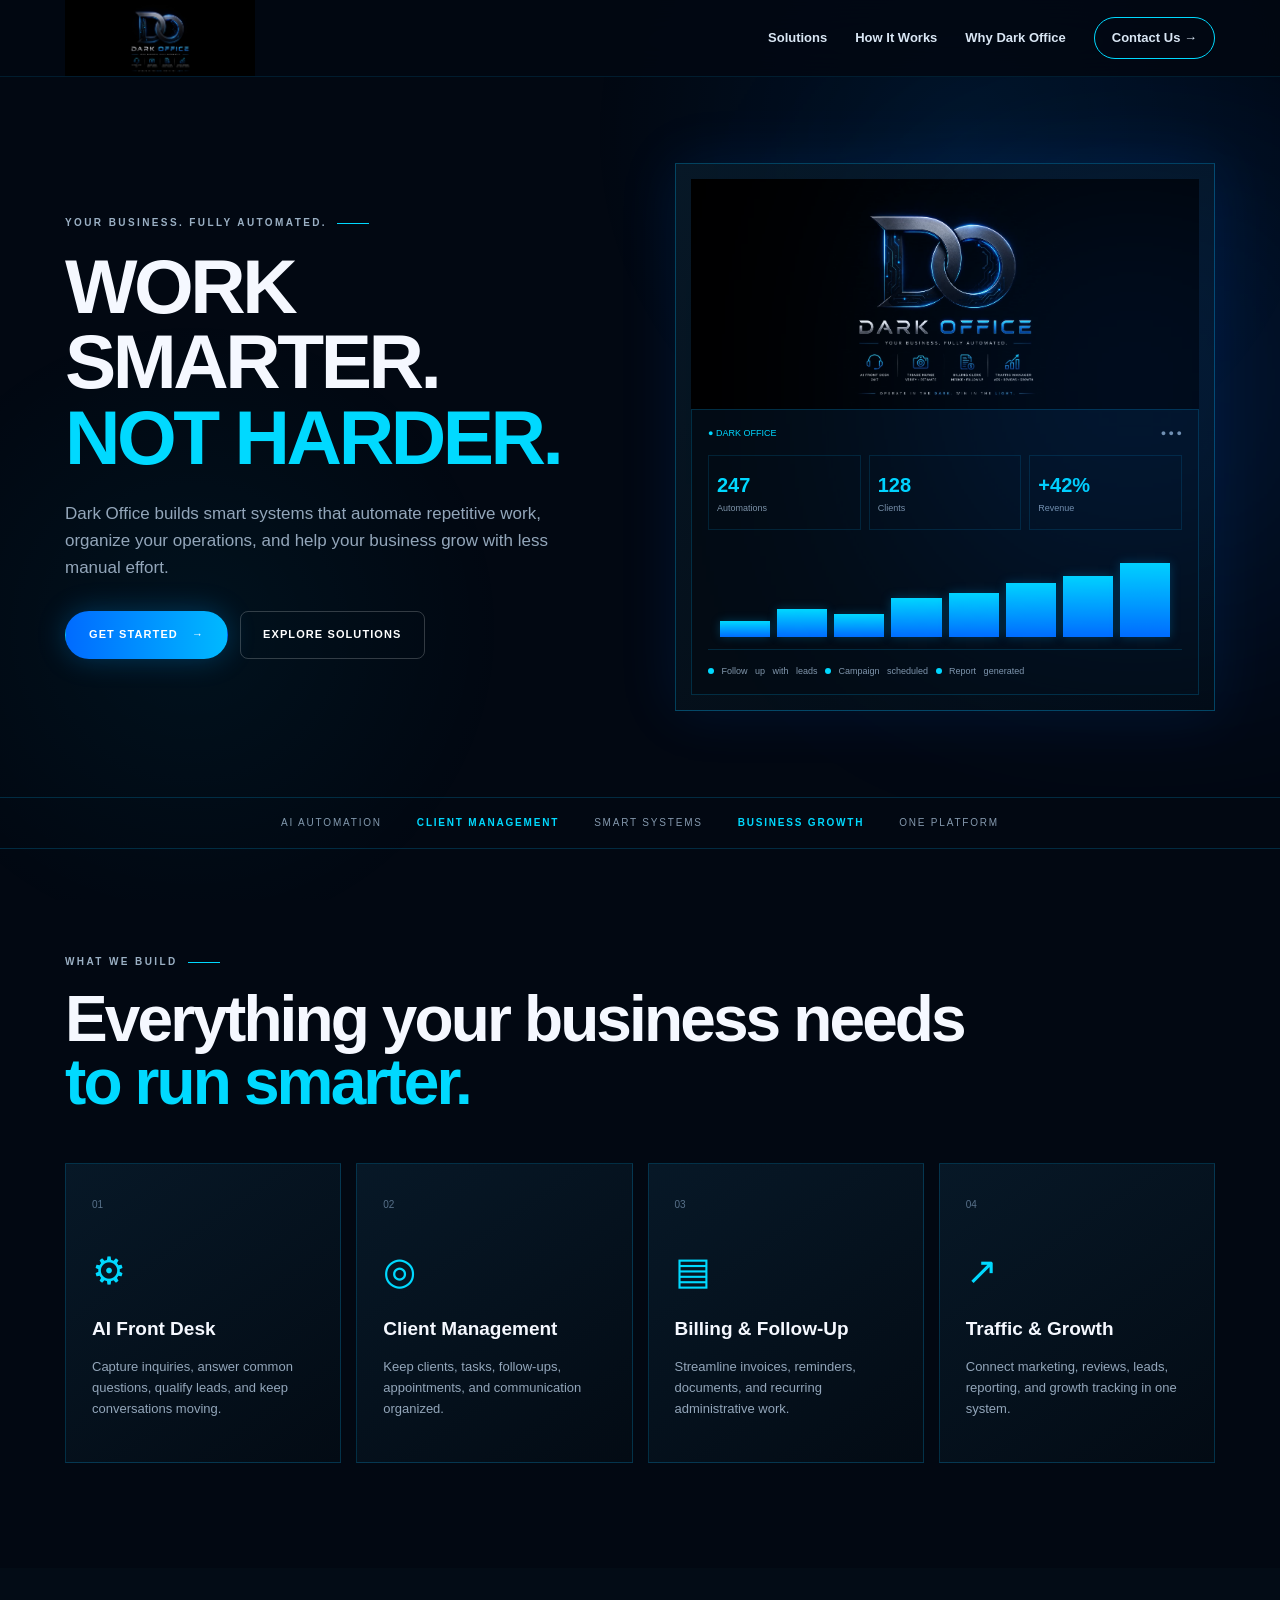
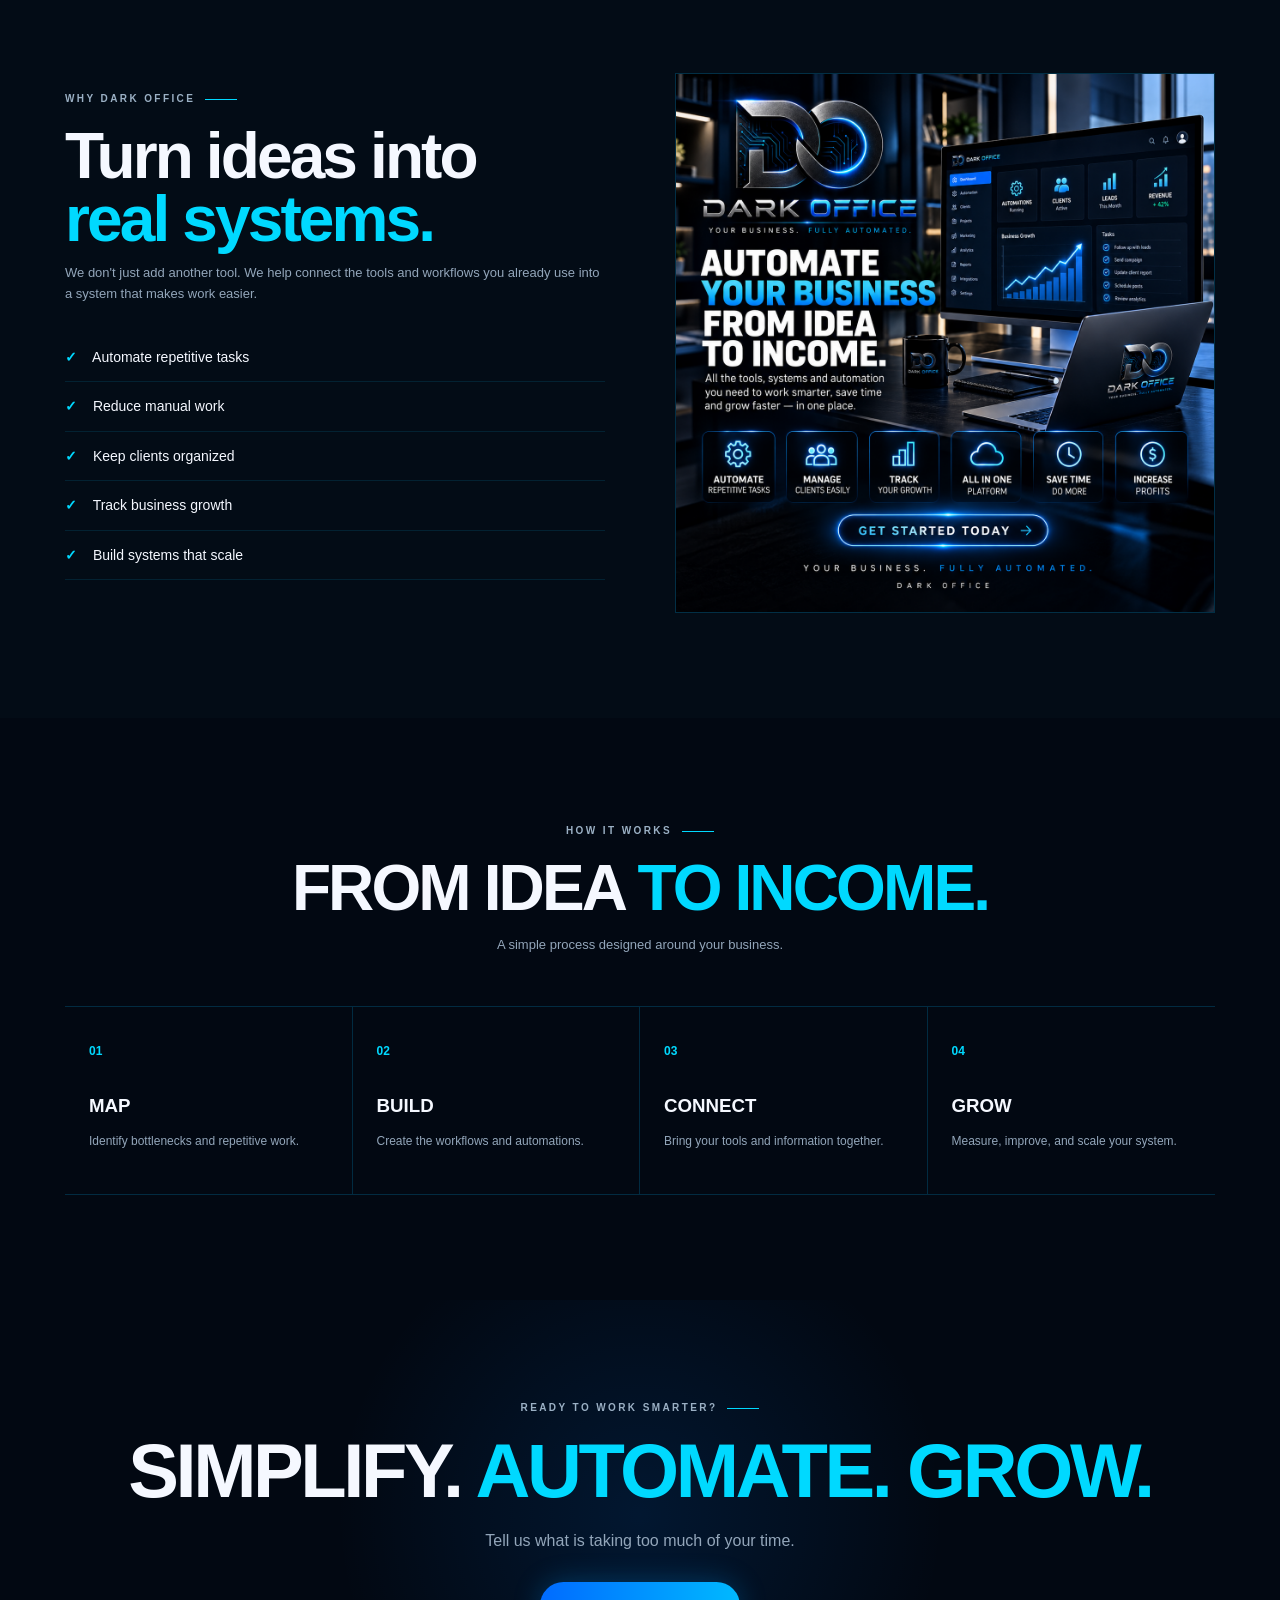
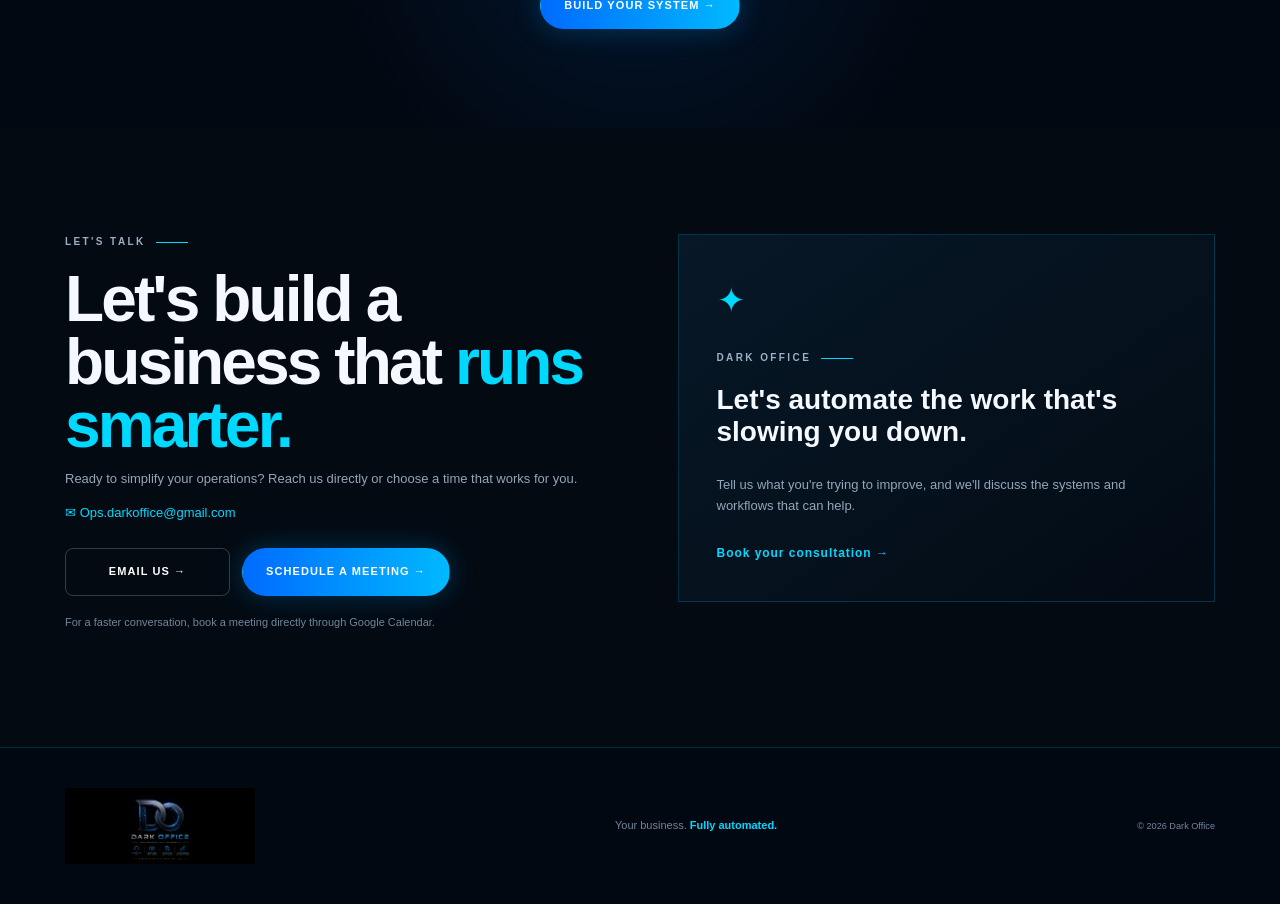
<file: index.html>
<!DOCTYPE html>
<html lang="en">
<head>
<meta charset="UTF-8">
<meta name="viewport" content="width=device-width, initial-scale=1.0">
<meta name="description" content="Dark Office — your business, fully automated.">
<meta name="theme-color" content="#020812">
<title>Dark Office | Your Business. Fully Automated.</title>
<link rel="icon" href="assets/dark-office-logo.jpg">
<link rel="stylesheet" href="styles.css">
</head>
<body>
<header>
  <div class="container nav">
    <a href="#home" class="brand"><img src="assets/dark-office-logo.jpg" alt="Dark Office"></a>
    <button class="menu" aria-label="Menu">☰</button>
    <nav>
      <a href="#solutions">Solutions</a>
      <a href="#process">How It Works</a>
      <a href="#about">Why Dark Office</a>
      <a href="#contact" class="nav-btn">Contact Us →</a>
    </nav>
  </div>
</header>

<main>
<section class="hero" id="home">
  <div class="glow"></div>
  <div class="container hero-grid">
    <div>
      <p class="eyebrow">YOUR BUSINESS. FULLY AUTOMATED.</p>
      <h1>WORK SMARTER.<br><span>NOT HARDER.</span></h1>
      <p class="lead">Dark Office builds smart systems that automate repetitive work, organize your operations, and help your business grow with less manual effort.</p>
      <div class="buttons">
        <a href="#contact" class="btn primary">GET STARTED <b>→</b></a>
        <a href="#solutions" class="btn secondary">EXPLORE SOLUTIONS</a>
      </div>
    </div>
    <div class="hero-card">
      <div class="logo-mark"><img src="assets/dark-office-logo.jpg" alt="Dark Office logo"></div>
      <div class="mini-dashboard">
        <div class="dash-top"><span>● DARK OFFICE</span><span>● ● ●</span></div>
        <div class="dash-grid">
          <div><strong>247</strong><small>Automations</small></div>
          <div><strong>128</strong><small>Clients</small></div>
          <div><strong>+42%</strong><small>Revenue</small></div>
        </div>
        <div class="chart"><span></span><span></span><span></span><span></span><span></span><span></span><span></span><span></span></div>
        <div class="activity"><i></i> Follow up with leads <i></i> Campaign scheduled <i></i> Report generated</div>
      </div>
    </div>
  </div>
</section>

<section class="strip"><div>AI AUTOMATION</div><b>CLIENT MANAGEMENT</b><div>SMART SYSTEMS</div><b>BUSINESS GROWTH</b><div>ONE PLATFORM</div></section>

<section class="section" id="solutions">
  <div class="container">
    <div class="heading"><p class="eyebrow">WHAT WE BUILD</p><h2>Everything your business needs<br><span>to run smarter.</span></h2></div>
    <div class="cards">
      <article><em>01</em><div class="icon">⚙</div><h3>AI Front Desk</h3><p>Capture inquiries, answer common questions, qualify leads, and keep conversations moving.</p></article>
      <article><em>02</em><div class="icon">◎</div><h3>Client Management</h3><p>Keep clients, tasks, follow-ups, appointments, and communication organized.</p></article>
      <article><em>03</em><div class="icon">▤</div><h3>Billing & Follow-Up</h3><p>Streamline invoices, reminders, documents, and recurring administrative work.</p></article>
      <article><em>04</em><div class="icon">↗</div><h3>Traffic & Growth</h3><p>Connect marketing, reviews, leads, reporting, and growth tracking in one system.</p></article>
    </div>
  </div>
</section>

<section class="section dark" id="about">
  <div class="container split">
    <div>
      <p class="eyebrow">WHY DARK OFFICE</p>
      <h2>Turn ideas into<br><span>real systems.</span></h2>
      <p class="muted">We don't just add another tool. We help connect the tools and workflows you already use into a system that makes work easier.</p>
      <ul>
        <li><b>✓</b> Automate repetitive tasks</li>
        <li><b>✓</b> Reduce manual work</li>
        <li><b>✓</b> Keep clients organized</li>
        <li><b>✓</b> Track business growth</li>
        <li><b>✓</b> Build systems that scale</li>
      </ul>
    </div>
    <div class="single-image">
      <img src="assets/dark-office-dashboard.png" alt="Dark Office automation dashboard">
    </div>
  </div>
</section>

<section class="section process" id="process">
  <div class="container">
    <div class="heading center"><p class="eyebrow">HOW IT WORKS</p><h2>FROM IDEA <span>TO INCOME.</span></h2><p class="muted">A simple process designed around your business.</p></div>
    <div class="steps">
      <div><strong>01</strong><h3>MAP</h3><p>Identify bottlenecks and repetitive work.</p></div>
      <div><strong>02</strong><h3>BUILD</h3><p>Create the workflows and automations.</p></div>
      <div><strong>03</strong><h3>CONNECT</h3><p>Bring your tools and information together.</p></div>
      <div><strong>04</strong><h3>GROW</h3><p>Measure, improve, and scale your system.</p></div>
    </div>
  </div>
</section>

<section class="cta">
  <div class="container">
    <p class="eyebrow">READY TO WORK SMARTER?</p>
    <h2>SIMPLIFY. <span>AUTOMATE. GROW.</span></h2>
    <p>Tell us what is taking too much of your time.</p>
    <a href="#contact" class="btn primary">BUILD YOUR SYSTEM →</a>
  </div>
</section>


<section class="section contact" id="contact">
  <div class="container contact-grid">
    <div>
      <p class="eyebrow">LET'S TALK</p>
      <h2>Let's build a business that <span>runs smarter.</span></h2>
      <p class="muted">Ready to simplify your operations? Reach us directly or choose a time that works for you.</p>
      <p class="email">✉ <a href="mailto:Ops.darkoffice@gmail.com">Ops.darkoffice@gmail.com</a></p>
      <div class="contact-actions">
        <a href="mailto:Ops.darkoffice@gmail.com?subject=Dark%20Office%20Inquiry" class="btn secondary">EMAIL US →</a>
        <a href="https://calendar.app.google/bM8HeDe8FBFKbAWE7" target="_blank" rel="noopener noreferrer" class="btn primary schedule-inline">SCHEDULE A MEETING →</a>
      </div>
      <p class="contact-note">For a faster conversation, book a meeting directly through Google Calendar.</p>
    </div>
    <div class="contact-card">
      <div class="contact-icon">✦</div>
      <p class="eyebrow">DARK OFFICE</p>
      <h3>Let's automate the work that's slowing you down.</h3>
      <p>Tell us what you're trying to improve, and we'll discuss the systems and workflows that can help.</p>
      <a href="https://calendar.app.google/bM8HeDe8FBFKbAWE7" target="_blank" rel="noopener noreferrer">Book your consultation →</a>
    </div>
  </div>
</section>
</main>

<footer><div class="container"><img src="assets/dark-office-logo.jpg" alt="Dark Office"><span>Your business. <b>Fully automated.</b></span><small>© <span id="year"></span> Dark Office</small></div></footer>
<script src="script.js"></script>
</body>
</html>
</file>
<file: styles.css>
:root{--bg:#020812;--panel:#071522;--blue:#008cff;--cyan:#00d9ff;--white:#f5f8ff;--muted:#93a6ba;--line:rgba(0,185,255,.2);--max:1150px}*{box-sizing:border-box}html{scroll-behavior:smooth}body{margin:0;background:var(--bg);color:var(--white);font-family:Inter,Arial,sans-serif;line-height:1.6}body:before{content:"";position:fixed;inset:0;pointer-events:none;background:radial-gradient(circle at 75% 15%,rgba(0,136,255,.09),transparent 30%),radial-gradient(circle at 15% 70%,rgba(0,217,255,.05),transparent 25%)}.container{width:min(calc(100% - 36px),var(--max));margin:auto}header{position:sticky;top:0;z-index:10;background:rgba(2,8,18,.85);backdrop-filter:blur(16px);border-bottom:1px solid rgba(0,185,255,.12)}.nav{height:76px;display:flex;align-items:center;justify-content:space-between}.brand img{width:190px;height:76px;object-fit:contain;object-position:center;display:block;background:#000}.nav nav{display:flex;gap:28px;align-items:center}.nav a{color:#d9e6f4;text-decoration:none;font-size:13px;font-weight:700}.nav a:hover{color:var(--cyan)}.nav-btn{border:1px solid var(--cyan);padding:10px 17px;border-radius:30px}.menu{display:none;background:none;border:0;color:#fff;font-size:25px}.hero{min-height:720px;display:flex;align-items:center;position:relative;overflow:hidden}.glow{position:absolute;width:450px;height:450px;background:#006cff;filter:blur(130px);opacity:.13;right:-80px;top:80px}.hero-grid{display:grid;grid-template-columns:1fr 1fr;gap:70px;align-items:center}.eyebrow{font-size:10px;letter-spacing:.24em;font-weight:800;color:#9bb0c4;margin:0 0 18px}.eyebrow:after{content:"";display:inline-block;width:32px;height:1px;background:var(--cyan);vertical-align:middle;margin-left:10px}h1,h2{font-weight:900;line-height:.98;letter-spacing:-.045em;margin:0}h1{font-size:clamp(48px,6vw,80px)}h1 span,h2 span{color:var(--cyan)}.lead{max-width:600px;color:var(--muted);font-size:17px;margin:25px 0 30px}.buttons{display:flex;gap:12px;flex-wrap:wrap}.btn{display:inline-flex;align-items:center;justify-content:center;gap:14px;padding:14px 23px;border-radius:30px;text-decoration:none;font-size:11px;font-weight:900;letter-spacing:.1em;border:1px solid transparent;cursor:pointer}.primary{background:linear-gradient(90deg,#006bff,#00b9ff);color:#fff;box-shadow:0 0 28px rgba(0,157,255,.28)}.secondary{border-color:var(--line);color:#dbe9f7}.hero-card{background:linear-gradient(145deg,#071827,#030a12);border:1px solid rgba(0,185,255,.3);padding:15px;box-shadow:0 0 55px rgba(0,104,255,.12)}.logo-mark img{width:100%;height:230px;object-fit:contain;object-position:center;display:block;background:#000}.mini-dashboard{border:1px solid rgba(0,185,255,.2);padding:16px;background:#030b14}.dash-top{display:flex;justify-content:space-between;color:#7f95aa;font-size:9px}.dash-top span:first-child{color:var(--cyan)}.dash-grid{display:grid;grid-template-columns:repeat(3,1fr);gap:8px;margin:15px 0}.dash-grid div{border:1px solid rgba(0,185,255,.14);padding:13px 8px}.dash-grid strong,.dash-grid small{display:block}.dash-grid strong{font-size:20px;color:var(--cyan)}.dash-grid small{font-size:9px;color:#7d92a7}.chart{height:105px;display:flex;align-items:end;gap:7px;border-bottom:1px solid rgba(0,185,255,.18);padding:12px}.chart span{display:block;flex:1;background:linear-gradient(#00d9ff,#006cff);box-shadow:0 0 10px rgba(0,180,255,.25)}.chart span:nth-child(1){height:20%}.chart span:nth-child(2){height:35%}.chart span:nth-child(3){height:28%}.chart span:nth-child(4){height:48%}.chart span:nth-child(5){height:55%}.chart span:nth-child(6){height:67%}.chart span:nth-child(7){height:76%}.chart span:nth-child(8){height:92%}.activity{font-size:9px;color:#8297ac;padding-top:14px;word-spacing:5px}.activity i{display:inline-block;width:6px;height:6px;background:var(--cyan);border-radius:50%}.strip{display:flex;justify-content:center;gap:35px;flex-wrap:wrap;padding:17px;border-top:1px solid var(--line);border-bottom:1px solid var(--line);font-size:10px;letter-spacing:.18em;color:#8498ad}.strip b{color:var(--cyan)}.section{padding:105px 0}.heading{margin-bottom:50px}.heading h2,.split h2,.contact h2{font-size:clamp(42px,5vw,68px)}.cards{display:grid;grid-template-columns:repeat(4,1fr);gap:15px}.cards article{min-height:300px;padding:26px;border:1px solid var(--line);background:linear-gradient(145deg,#071827,#030b14);position:relative;transition:.25s}.cards article:hover{transform:translateY(-5px);border-color:rgba(0,217,255,.65)}.cards em{font-size:10px;color:#58718a;font-style:normal}.icon{font-size:38px;color:var(--cyan);margin:25px 0 12px}.cards h3{margin:0 0 9px;font-size:19px}.cards p,.muted{color:var(--muted);font-size:13px}.dark{background:#030c16}.split{display:grid;grid-template-columns:1fr 1fr;gap:70px;align-items:center}.split ul{list-style:none;padding:0;margin-top:28px}.split li{padding:13px 0;border-bottom:1px solid rgba(0,185,255,.12);font-size:14px}.split li b{color:var(--cyan);margin-right:12px}.single-image img{width:100%;display:block;border:1px solid var(--line)}.center{text-align:center}.center .muted{max-width:600px;margin:15px auto}.steps{display:grid;grid-template-columns:repeat(4,1fr);border-top:1px solid var(--line);border-bottom:1px solid var(--line)}.steps div{padding:30px 24px;border-right:1px solid var(--line)}.steps div:last-child{border:0}.steps strong{color:var(--cyan);font-size:12px}.steps h3{margin:28px 0 5px}.steps p{color:var(--muted);font-size:12px}.cta{text-align:center;padding:100px 0;background:radial-gradient(circle at center,rgba(0,125,255,.13),transparent 45%)}.cta h2{font-size:clamp(45px,6vw,76px)}.cta p:not(.eyebrow){color:var(--muted);margin:20px 0 28px}.contact{background:#030a12}.contact-grid{display:grid;grid-template-columns:1fr 1fr;gap:75px;align-items:start}.email{color:var(--cyan);font-size:13px}form{background:#061321;border:1px solid var(--line);padding:28px}label{display:block;color:#8ea4b8;font-size:9px;letter-spacing:.15em;font-weight:800;margin-bottom:15px}input,select,textarea{width:100%;display:block;margin-top:7px;background:#020911;color:#fff;border:1px solid rgba(0,185,255,.18);padding:12px;font:inherit;font-size:13px;outline:0}input:focus,select:focus,textarea:focus{border-color:var(--cyan)}textarea{resize:vertical}form .btn{width:100%;border:0}footer{border-top:1px solid var(--line);padding:40px 0;color:#71869c;font-size:11px}footer .container{display:flex;align-items:center;justify-content:space-between;gap:20px}footer img{width:190px;height:76px;object-fit:contain;display:block;background:#000}footer b{color:var(--cyan)}@media(max-width:850px){.nav nav{display:none}.menu{display:block}.hero-grid,.split,.contact-grid{grid-template-columns:1fr;gap:40px}.cards,.steps{grid-template-columns:1fr 1fr}.steps div:nth-child(2){border-right:0}.steps div{border-bottom:1px solid var(--line)}.section{padding:75px 0}}@media(max-width:600px){.container{width:calc(100% - 28px)}.cards,.steps{grid-template-columns:1fr}.steps div{border-right:0}.hero{min-height:auto;padding:75px 0}.hero-card{margin-top:10px}.logo-mark img{height:145px}.buttons .btn{width:100%}footer .container{flex-direction:column;align-items:flex-start}.strip{gap:15px;font-size:8px}}


.form-status {
  margin: 12px 0 0;
  font-size: .9rem;
  line-height: 1.5;
  color: #7fe7ff;
}
.form-status:empty { display: none; }
button:disabled { opacity: .65; cursor: wait; }

.thank-page{min-height:100vh;display:grid;place-items:center;padding:40px 20px;text-align:center;background:radial-gradient(circle at top,#07172b 0,#02050a 55%,#010204 100%)}
.thank-logo{width:min(360px,80vw);height:auto;object-fit:contain;margin-bottom:30px}
.thank-card{max-width:650px;padding:45px 30px;border:1px solid rgba(55,190,255,.25);border-radius:20px;background:rgba(6,14,25,.85);box-shadow:0 20px 60px rgba(0,0,0,.35)}
.thank-card h1{font-size:clamp(42px,7vw,72px);margin:8px 0 14px}.thank-card p:not(.eyebrow){color:#b9c8d8;line-height:1.7}.thank-actions{display:flex;gap:14px;justify-content:center;flex-wrap:wrap;margin-top:28px}.btn.secondary{display:inline-flex;align-items:center;justify-content:center;padding:14px 22px;border:1px solid rgba(255,255,255,.2);border-radius:8px;color:#fff;text-decoration:none}

.contact-actions{display:flex;gap:12px;flex-wrap:wrap;margin-top:24px}.contact-actions .btn{min-width:165px}.email a{color:var(--cyan);text-decoration:none}.email a:hover{text-decoration:underline}.contact-note{color:#71869c;font-size:11px;margin-top:18px;max-width:520px}.contact-card{background:linear-gradient(145deg,#071827,#030b14);border:1px solid var(--line);padding:38px;min-height:310px;display:flex;flex-direction:column;justify-content:center}.contact-card .contact-icon{font-size:34px;color:var(--cyan);margin-bottom:22px}.contact-card h3{font-size:28px;line-height:1.15;margin:0 0 14px}.contact-card p:not(.eyebrow){color:var(--muted);font-size:13px}.contact-card a{color:var(--cyan);text-decoration:none;font-size:12px;font-weight:800;letter-spacing:.08em;margin-top:14px}.contact-card a:hover{text-decoration:underline}@media(max-width:600px){.contact-actions .btn{width:100%}.contact-card{padding:28px}}
</file>
